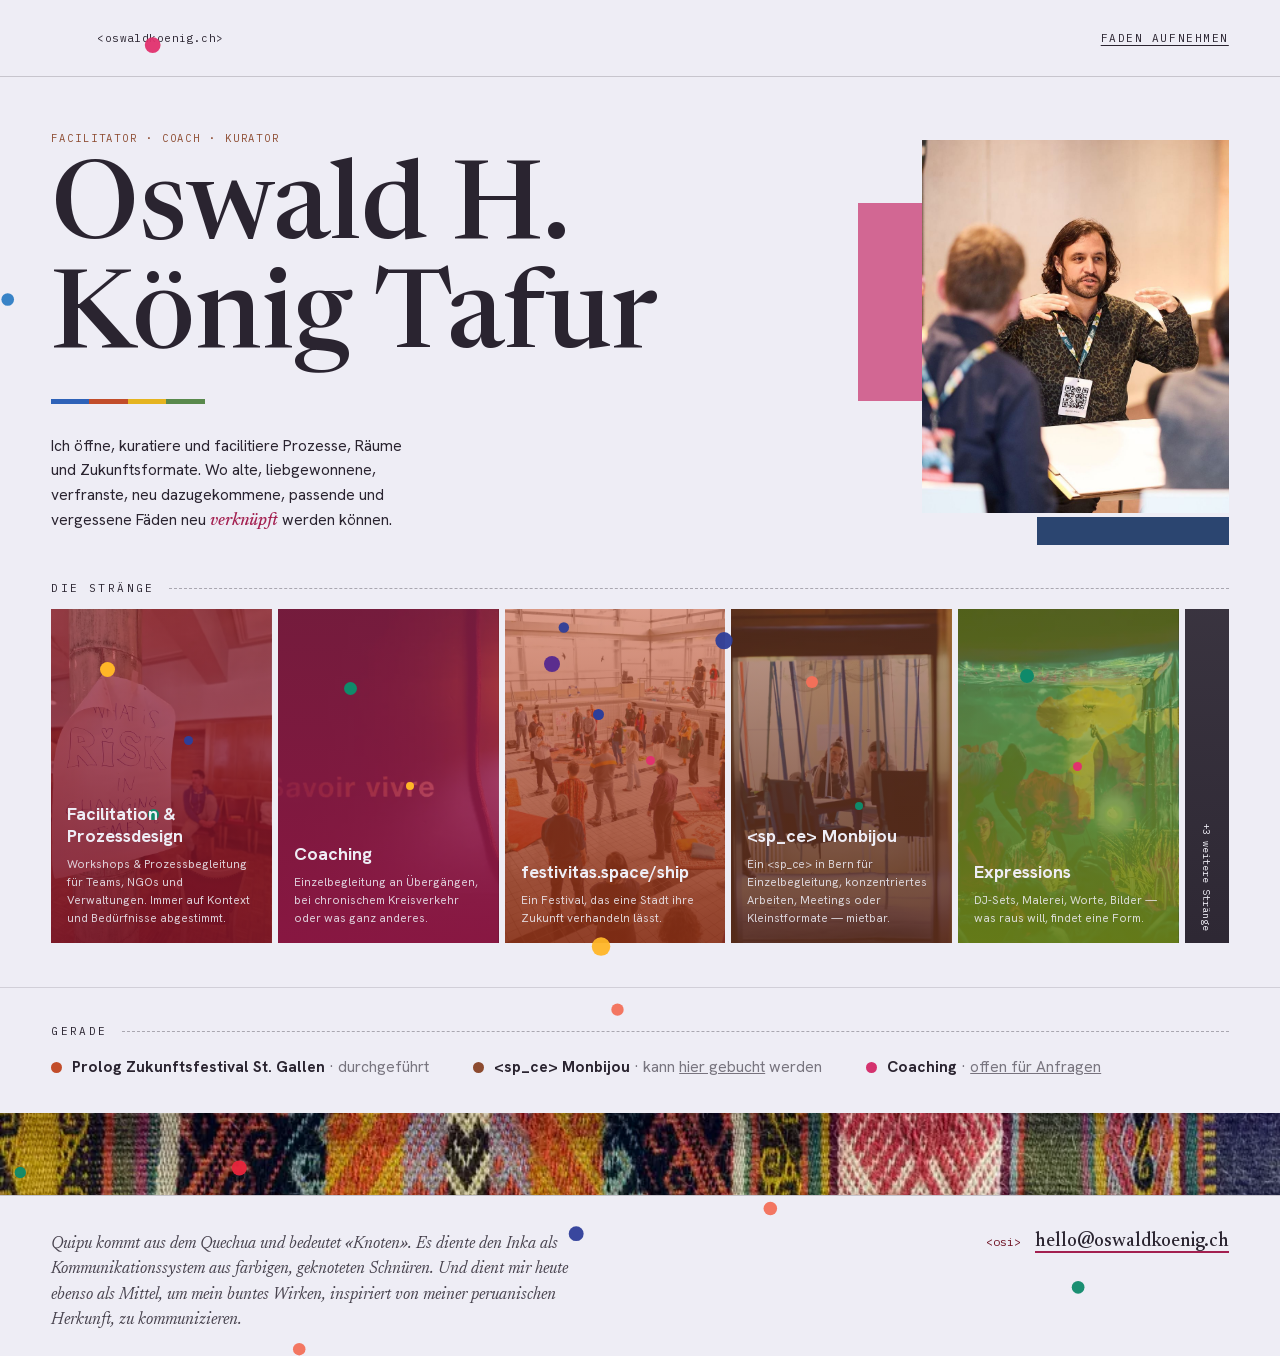
<file: index.html>
<!DOCTYPE html>
<html lang="de">
<head>
<meta charset="utf-8">
<meta name="viewport" content="width=device-width, initial-scale=1">
<title>Oswald H. König Tafur — Facilitator, Coach & Kurator</title>
<meta name="description" content="Ich öffne, kuratiere und facilitiere Prozesse, Räume und Zukunftsformate. Facilitation, Coaching, festivitas.space/ship, &lt;sp_ce&gt; Monbijou.">
<link rel="canonical" href="https://oswaldkoenig.ch/">
<meta property="og:type" content="website">
<meta property="og:site_name" content="oswaldkoenig.ch">
<meta property="og:locale" content="de_CH">
<meta property="og:title" content="Oswald H. König Tafur — Facilitator, Coach & Kurator">
<meta property="og:description" content="Ich öffne, kuratiere und facilitiere Prozesse, Räume und Zukunftsformate. Facilitation, Coaching, festivitas.space/ship, <sp_ce> Monbijou.">
<meta property="og:url" content="https://oswaldkoenig.ch/">
<meta property="og:image" content="https://oswaldkoenig.ch/assets/portraet-forum.jpg">
<meta property="og:image:width" content="900">
<meta property="og:image:height" content="1350">
<meta name="twitter:card" content="summary">
<link rel="icon" href="data:image/svg+xml,%3Csvg xmlns='http://www.w3.org/2000/svg' viewBox='0 0 32 32'%3E%3Ccircle cx='16' cy='16' r='14' fill='%239E1B32'/%3E%3Ccircle cx='16' cy='16' r='5' fill='%23EEEDF5'/%3E%3C/svg%3E">
<link rel="stylesheet" href="style.css">
</head>
<body>
<div class="seite">

  <canvas id="quipu-weave" class="quipu quipu-weave"></canvas>
  <canvas id="quipu-trail" class="quipu quipu-trail"></canvas>
  <canvas id="quipu-dots" class="quipu quipu-dots"></canvas>

  <header class="kopf">
    <span class="marke">
      <video class="marke-video" src="assets/marke-loop.mp4" autoplay muted loop playsinline></video>
      <span class="marke-text">&lt;oswaldkoenig.ch&gt;</span>
    </span>
    <a class="kopf-link" href="#kontakt">Faden aufnehmen</a>
  </header>

  <main>
    <section class="hero">
      <div class="hero-portraet">
        <img src="assets/portraet-forum.jpg" alt="Porträt Oswald H. König Tafur">
        <span class="osi-tag">&lt;osi&gt;</span>
      </div>
      <div class="hero-flaeche-magenta"></div>
      <div class="hero-flaeche-blau"></div>

      <p class="rolle">Facilitator · Coach · Kurator</p>
      <h1 class="name">Oswald H.<br>König Tafur</h1>
      <div class="garnband"></div>
      <p class="lead">Ich öffne, kuratiere und facilitiere Prozesse, Räume und Zukunftsformate. Wo alte, liebgewonnene, verfranste, neu dazugekommene, passende und vergessene Fäden neu <em>verknüpft</em> werden können.</p>
    </section>

    <div class="linie linie--straenge">
      <span class="linie-titel">Die Stränge</span>
      <span class="linie-strich"></span>
    </div>

    <nav class="straenge" id="straenge">
      <a class="strang strang--facilitation" href="strang.html#facilitation">
        <span class="punkt" style="left:22%;top:16%;width:15px;height:15px;background:#FFB627;animation:wandern1 9.5s cubic-bezier(.65,.05,.35,1) infinite"></span>
        <span class="punkt" style="left:60%;top:38%;width:9px;height:9px;background:#2E3E99;animation:wandern4 13s cubic-bezier(.5,.1,.2,1) -5s infinite"></span>
        <span class="punkt" style="left:44%;top:60%;width:11px;height:11px;background:#0F8A6A;animation:wandern3 7.5s ease-in-out -2.2s infinite"></span>
        <h2>Facilitation &amp; Prozessdesign</h2>
        <p>Workshops &amp; Prozessbegleitung für Teams, NGOs und Verwaltungen. Immer auf Kontext und Bedürfnisse abgestimmt.</p>
      </a>

      <a class="strang strang--coaching" href="strang.html#coaching">
        <span class="punkt" style="left:30%;top:22%;width:13px;height:13px;background:#0F8A6A;animation:wandern3 11s cubic-bezier(.7,.05,.3,.95) -3s infinite"></span>
        <span class="punkt" style="left:58%;top:52%;width:8px;height:8px;background:#FFB627;animation:wandern2 8.5s ease-in-out -6s infinite"></span>
        <h2>Coaching</h2>
        <p>Einzelbegleitung an Übergängen, bei chronischem Kreisverkehr oder was ganz anderes.</p>
      </a>

      <a class="strang strang--festivitas" href="strang.html#festivitas">
        <span class="punkt" style="left:18%;top:14%;width:16px;height:16px;background:#5B2D8E;animation:wandern1 12.5s cubic-bezier(.6,.1,.25,1) -7s infinite"></span>
        <span class="punkt" style="left:64%;top:44%;width:9px;height:9px;background:#E0326E;animation:wandern2 9s ease-in-out -2s infinite"></span>
        <span class="punkt" style="left:40%;top:30%;width:11px;height:11px;background:#2E3E99;animation:wandern4 15s cubic-bezier(.55,.05,.3,1) -9s infinite"></span>
        <h2>festivitas.space/ship</h2>
        <p>Ein Festival, das eine Stadt ihre Zukunft verhandeln lässt.</p>
      </a>

      <a class="strang strang--space" href="strang.html#space">
        <span class="punkt" style="left:34%;top:20%;width:12px;height:12px;background:#F27059;animation:wandern4 10.5s cubic-bezier(.7,.1,.3,.9) -4s infinite"></span>
        <span class="punkt" style="left:56%;top:58%;width:8px;height:8px;background:#0F8A6A;animation:wandern3 13.5s ease-in-out -8s infinite"></span>
        <h2>&lt;sp_ce&gt; Monbijou</h2>
        <p>Ein &lt;sp_ce&gt; in Bern für Einzelbegleitung, konzentriertes Arbeiten, Meetings oder Kleinstformate — mietbar.</p>
      </a>

      <a class="strang strang--expressions" href="strang.html#expressions">
        <span class="punkt" style="left:28%;top:18%;width:14px;height:14px;background:#0F8A6A;animation:wandern2 7.5s cubic-bezier(.6,.05,.35,1) -1s infinite"></span>
        <span class="punkt" style="left:52%;top:46%;width:9px;height:9px;background:#E0326E;animation:wandern1 11.5s ease-in-out -6.5s infinite"></span>
        <h2>Expressions</h2>
        <p>DJ-Sets, Malerei, Worte, Bilder — was raus will, findet eine Form.</p>
      </a>

      <a class="strang strang--mehr strang--engagements" href="strang.html#engagements">
        <h2>Engagements</h2>
        <p>Ämter und Allianzen, denen ich Zeit schenke.</p>
      </a>
      <a class="strang strang--mehr strang--werden" href="strang.html#werden">
        <h2>Werden</h2>
        <p>Geboren in Lima, zuhause in Bern — die About-Seite.</p>
      </a>
      <a class="strang strang--mehr strang--werkzeuge" href="strang.html#werkzeuge">
        <h2>Werkzeuge</h2>
        <p>Kleine Instrumente, nebenbei.</p>
      </a>

      <button class="griff" id="griff" type="button" aria-expanded="false" aria-controls="straenge"><span>+3 weitere Stränge</span></button>
    </nav>

    <section class="gerade">
      <div class="linie">
        <span class="linie-titel">Gerade</span>
        <span class="linie-strich"></span>
      </div>
      <div class="gerade-liste">
        <span class="gerade-eintrag"><span class="punkt-statisch" style="background:#C24D2A"></span><span><strong>Prolog Zukunftsfestival St. Gallen</strong> <span class="nebensatz">· durchgeführt</span></span></span>
        <span class="gerade-eintrag"><span class="punkt-statisch" style="background:#8C4A2F"></span><span><strong>&lt;sp_ce&gt; Monbijou</strong> <span class="nebensatz">· kann <a href="strang.html#buchen">hier gebucht</a> werden</span></span></span>
        <span class="gerade-eintrag"><span class="punkt-statisch" style="background:#D4326E"></span><span><strong>Coaching</strong> <span class="nebensatz">· <a href="strang.html#coaching">offen für Anfragen</a></span></span></span>
      </div>
    </section>

    <img class="band-fuss" src="assets/band-fuss.webp" alt="">
  </main>

  <footer class="colophon" id="kontakt">
    <div class="colophon-text">
      <p>Quipu kommt aus dem Quechua und bedeutet «Knoten». Es diente den Inka als Kommunikationssystem aus farbigen, geknoteten Schnüren. Und dient mir heute ebenso als Mittel, um mein buntes Wirken, inspiriert von meiner peruanischen Herkunft, zu kommunizieren.</p>
    </div>
    <div class="colophon-kontakt">
      <span class="kontakt-zeile"><span class="sig">&lt;osi&gt;</span><a class="kontakt-mail" href="mailto:hello@oswaldkoenig.ch">hello@oswaldkoenig.ch</a></span>
    </div>
  </footer>

</div>

<script>
/* ---- Griff: die drei nachgelagerten Fäden ein-/ausholen ---- */
(function () {
  var griff = document.getElementById('griff'),
      reihe = document.getElementById('straenge');
  griff.addEventListener('click', function () {
    var offen = reihe.classList.toggle('ist-offen');
    griff.setAttribute('aria-expanded', String(offen));
    griff.firstElementChild.textContent = offen ? 'einholen' : '+3 weitere Stränge';
  });
})();

/* ---- Quipu-Gewebe: der Zeiger zieht Garn, Pausen knüpfen Knoten ---- */
(function () {
  var host   = document.querySelector('.seite'),
      trail  = document.getElementById('quipu-trail'),
      weave  = document.getElementById('quipu-weave'),
      dotsC  = document.getElementById('quipu-dots');
  if (!host || !trail || !weave || !dotsC) return;

  var dpr = Math.min(2, window.devicePixelRatio || 1);
  function size() {
    [trail, weave, dotsC].forEach(function (c) {
      c.width  = host.clientWidth  * dpr;
      c.height = host.clientHeight * dpr;
    });
  }
  size();
  if (window.ResizeObserver) new ResizeObserver(size).observe(host);
  else window.addEventListener('resize', size);

  var tc = trail.getContext('2d'), wc = weave.getContext('2d'), xc = dotsC.getContext('2d');

  // Garnfarben nach dem Original-Quipu: gefärbte Wolle, je hell + schattig (2-fädig verzwirnt)
  var yarns = [['#5B2D8E','#3E1D63'],['#2E3E99','#1F2B6E'],['#2D7DC4','#1D578C'],['#0F8A6A','#0A5F49'],
               ['#E0326E','#A32050'],['#F27059','#C24734'],['#E8253C','#A81627'],['#FFB627','#C78A12'],
               ['#EDE3D3','#C9BCA4'],['#6B4226','#4A2C17']];

  var prev = null, hue = 0, twistPh = 0, mx = -1e9, my = -1e9, lastMove = 0, knotDone = false;

  host.addEventListener('pointermove', function (e) {
    var r = host.getBoundingClientRect(),
        x = (e.clientX - r.left) * dpr,
        y = (e.clientY - r.top)  * dpr;
    mx = x; my = y;

    if (prev) {
      var dx = x - prev.x, dy = y - prev.y, d = Math.hypot(dx, dy);
      if (d < 3 * dpr) return;
      var nx = -dy / d, ny = dx / d,
          yarn = yarns[hue % yarns.length],
          steps = Math.max(3, Math.min(8, Math.round(d / (5 * dpr))));

      tc.globalCompositeOperation = 'source-over';
      tc.lineCap = 'round'; tc.lineJoin = 'round';
      for (var s = 0; s < 2; s++) {
        tc.strokeStyle = yarn[s];
        tc.globalAlpha = s ? .5 : .62;
        tc.lineWidth = (s ? 1 : 1.3) * dpr;
        tc.beginPath();
        for (var i = 0; i <= steps; i++) {
          var tt = i / steps,
              bx = prev.x + dx * tt, by = prev.y + dy * tt,
              amp = 1.25 * dpr * Math.sin(twistPh + tt * d / (5.5 * dpr) + (s ? Math.PI : 0));
          if (i === 0) tc.moveTo(bx + nx * amp, by + ny * amp);
          else         tc.lineTo(bx + nx * amp, by + ny * amp);
        }
        tc.stroke();
      }
      twistPh += d / (5.5 * dpr);

      for (var f = 0; f < 3; f++) {
        var off = (f - 1) * 2.4 * dpr + (Math.random() - .5) * 1.8 * dpr,
            wob = (Math.random() - .5) * 7 * dpr,
            x0 = prev.x + nx * off, y0 = prev.y + ny * off,
            cx = (prev.x + x) / 2 + nx * (off + wob), cy = (prev.y + y) / 2 + ny * (off + wob),
            x1 = x + nx * off, y1 = y + ny * off,
            speed = Math.min(1, d / (40 * dpr)), slow = 1 - speed,
            wvar = .6 + Math.random() * .9;

        wc.lineCap = 'round';
        wc.setLineDash([(2.5 + 3.5 * speed) * dpr, (2 + 4 * speed) * dpr]);
        wc.lineDashOffset = (x0 + y0) % (8 * dpr);
        wc.strokeStyle = 'rgba(78,54,41,.11)'; wc.globalAlpha = 1;
        wc.lineWidth = (1.1 + .7 * slow) * wvar * dpr;
        wc.beginPath(); wc.moveTo(x0 + .8 * dpr, y0 + 1 * dpr);
        wc.quadraticCurveTo(cx + .8 * dpr, cy + 1 * dpr, x1 + .8 * dpr, y1 + 1 * dpr); wc.stroke();

        wc.strokeStyle = 'rgba(255,255,255,.6)';
        wc.lineWidth = (.8 + .4 * slow) * wvar * dpr;
        wc.beginPath(); wc.moveTo(x0 - .5 * dpr, y0 - .7 * dpr);
        wc.quadraticCurveTo(cx - .5 * dpr, cy - .7 * dpr, x1 - .5 * dpr, y1 - .7 * dpr); wc.stroke();

        if (slow > .3) {
          wc.strokeStyle = yarns[(hue + f) % yarns.length][0];
          wc.globalAlpha = .13 + .15 * slow;
          wc.lineWidth = (.8 + .5 * slow) * wvar * dpr;
          wc.beginPath(); wc.moveTo(x0, y0); wc.quadraticCurveTo(cx, cy, x1, y1); wc.stroke();
        }
        wc.setLineDash([]);
      }

      if (Math.random() < .08) hue = (hue + 1) % yarns.length;
      if (Math.random() < .04) {
        var yk = yarns[hue % yarns.length];
        tc.globalAlpha = .6; tc.fillStyle = yk[0];
        tc.beginPath(); tc.ellipse(x, y, 3.2 * dpr, 2.2 * dpr, Math.atan2(dy, dx), 0, 7); tc.fill();
        tc.globalAlpha = .45; tc.strokeStyle = yk[1]; tc.lineWidth = .9 * dpr;
        tc.beginPath(); tc.ellipse(x, y, 3.4 * dpr, 2.4 * dpr, Math.atan2(dy, dx) + .5, .4, 3.4); tc.stroke();
      }
    }
    prev = { x: x, y: y };
    lastMove = performance.now();
    knotDone = false;
  });

  host.addEventListener('pointerleave', function () { prev = null; mx = -1e9; my = -1e9; });

  // Verweilt der Zeiger, entsteht ein Knoten
  setInterval(function () {
    if (!prev || knotDone || performance.now() - lastMove < 850) return;
    knotDone = true;
    var kx = prev.x, ky = prev.y, col = yarns[hue % yarns.length][0];
    wc.lineCap = 'round';
    for (var i = 0; i < 7; i++) {
      var a0 = Math.random() * 6.3, r = (2 + i * .55 + Math.random() * .8) * dpr;
      wc.strokeStyle = i % 3 === 2 ? col : 'rgba(255,255,255,.7)';
      wc.globalAlpha = i % 3 === 2 ? .26 : .28;
      wc.lineWidth = (.7 + Math.random() * .7) * dpr;
      wc.beginPath(); wc.arc(kx, ky, r, a0, a0 + 3.5 + Math.random() * 2); wc.stroke();
    }
    wc.strokeStyle = 'rgba(78,54,41,.14)'; wc.globalAlpha = 1; wc.lineWidth = .9 * dpr;
    wc.beginPath(); wc.arc(kx + .8 * dpr, ky + 1 * dpr, 4.2 * dpr, .6, 3.6); wc.stroke();
  }, 300);

  // Frei wandernde Perlen — Klick setzt eine weitere
  var dcols = ['#5B2D8E','#2E3E99','#2D7DC4','#0F8A6A','#E0326E','#F27059','#E8253C','#FFB627'];
  function mkDot(x, y) {
    return { x: x, y: y, vx: 0, vy: 0, r: (4 + Math.random() * 4) * dpr,
             c: dcols[Math.floor(Math.random() * dcols.length)],
             p: Math.random() * 6.28, s: .4 + Math.random() * .9 };
  }
  var dots = [];
  for (var n = 0; n < 14; n++) dots.push(mkDot(Math.random() * trail.width, Math.random() * trail.height));

  host.addEventListener('click', function (e) {
    var r = host.getBoundingClientRect();
    if (dots.length < 40) dots.push(mkDot((e.clientX - r.left) * dpr, (e.clientY - r.top) * dpr));
  }, { passive: true });

  if (matchMedia('(prefers-reduced-motion: reduce)').matches) return;

  var dwell = null, energy = .2, energyTarget = .2, nextPhase = 0;
  (function tick(t) {
    tc.globalAlpha = 1;
    tc.globalCompositeOperation = 'destination-out';
    tc.fillStyle = 'rgba(0,0,0,.022)';
    tc.fillRect(0, 0, trail.width, trail.height);
    tc.globalCompositeOperation = 'source-over';

    if (t > nextPhase) {
      var rr = Math.random();
      energyTarget = rr < .75 ? .2 : rr < .9 ? 1 : 2.8;
      nextPhase = t + 2500 + Math.random() * 5000;
    }
    energy += (energyTarget - energy) * .015;

    xc.clearRect(0, 0, dotsC.width, dotsC.height);

    var resting = prev && performance.now() - lastMove > 500;
    if (resting) {
      if (!dwell || Math.hypot(dwell.x - prev.x, dwell.y - prev.y) > 20 * dpr)
        dwell = { x: prev.x, y: prev.y, r: 2 * dpr, ci: Math.floor(Math.random() * dcols.length), dir: 1 };
      dwell.r += dwell.dir * .11 * dpr;
      if (dwell.r >= 13 * dpr) { dwell.dir = -1; dwell.ci = (dwell.ci + 1) % dcols.length; }
      if (dwell.r <= 4.5 * dpr && dwell.dir < 0) dwell.dir = 1;
      xc.globalAlpha = .9; xc.fillStyle = dcols[dwell.ci];
      xc.beginPath(); xc.arc(dwell.x, dwell.y, Math.max(1, dwell.r), 0, 7); xc.fill();
    } else if (dwell) { dwell = null; }

    for (var i = 0; i < dots.length; i++) {
      var d = dots[i];
      d.vx += Math.cos(t * .0011 * d.s + d.p) * .05 * dpr * energy;
      d.vy += Math.sin(t * .0014 * d.s + d.p * 1.7) * .05 * dpr * energy;
      var ddx = d.x - mx, ddy = d.y - my, dist = Math.hypot(ddx, ddy), R = 130 * dpr;
      if (dist < R && dist > 0) {
        var fo = (1 - dist / R) * 1.6 * dpr;
        d.vx += ddx / dist * fo; d.vy += ddy / dist * fo;
      }
      d.vx *= .94; d.vy *= .94; d.x += d.vx; d.y += d.vy;
      if (d.x < d.r) { d.x = d.r; d.vx *= -.8; }
      if (d.x > dotsC.width  - d.r) { d.x = dotsC.width  - d.r; d.vx *= -.8; }
      if (d.y < d.r) { d.y = d.r; d.vy *= -.8; }
      if (d.y > dotsC.height - d.r) { d.y = dotsC.height - d.r; d.vy *= -.8; }
      xc.globalAlpha = .95; xc.fillStyle = d.c;
      xc.beginPath();
      xc.arc(d.x, d.y, Math.max(1, d.r * (1 + .18 * Math.sin(t * .0016 * d.s + d.p))), 0, 7);
      xc.fill();
    }
    requestAnimationFrame(tick);
  })(0);
})();
</script>
</body>
</html>
</file>
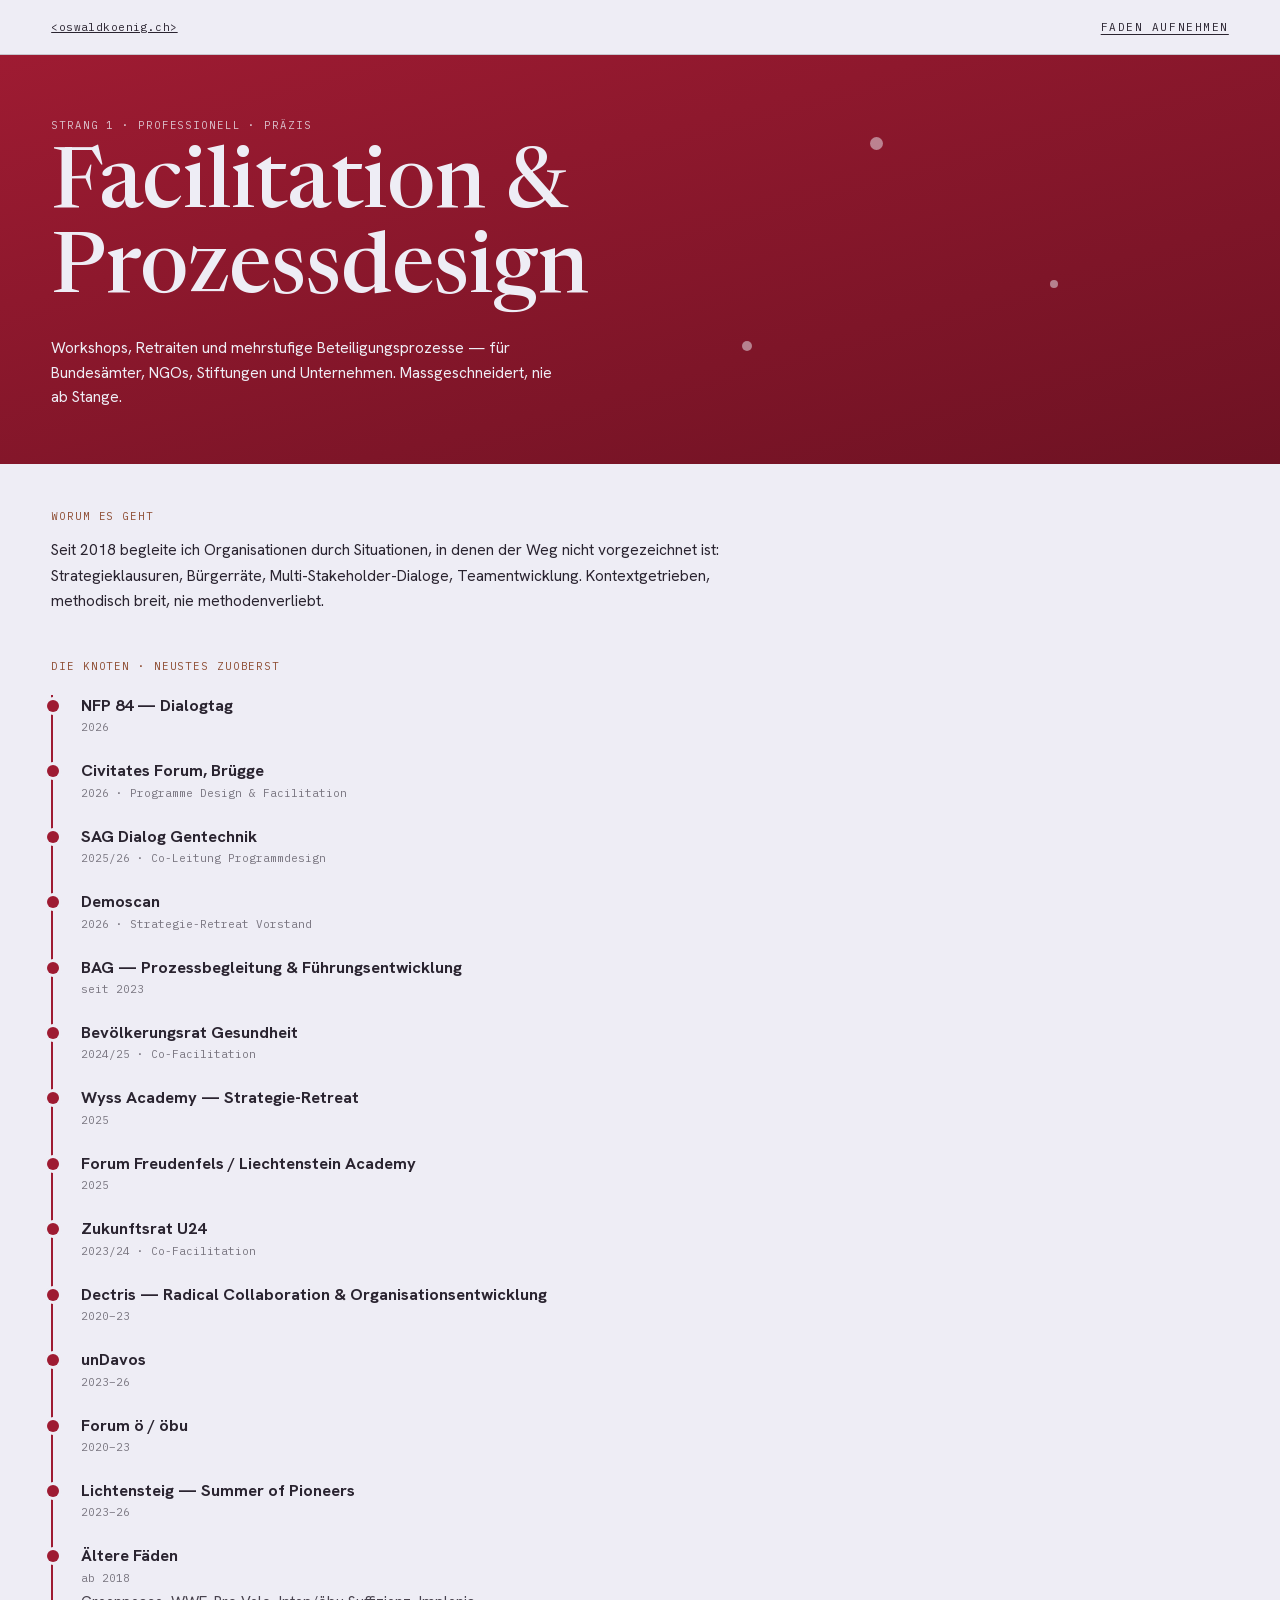
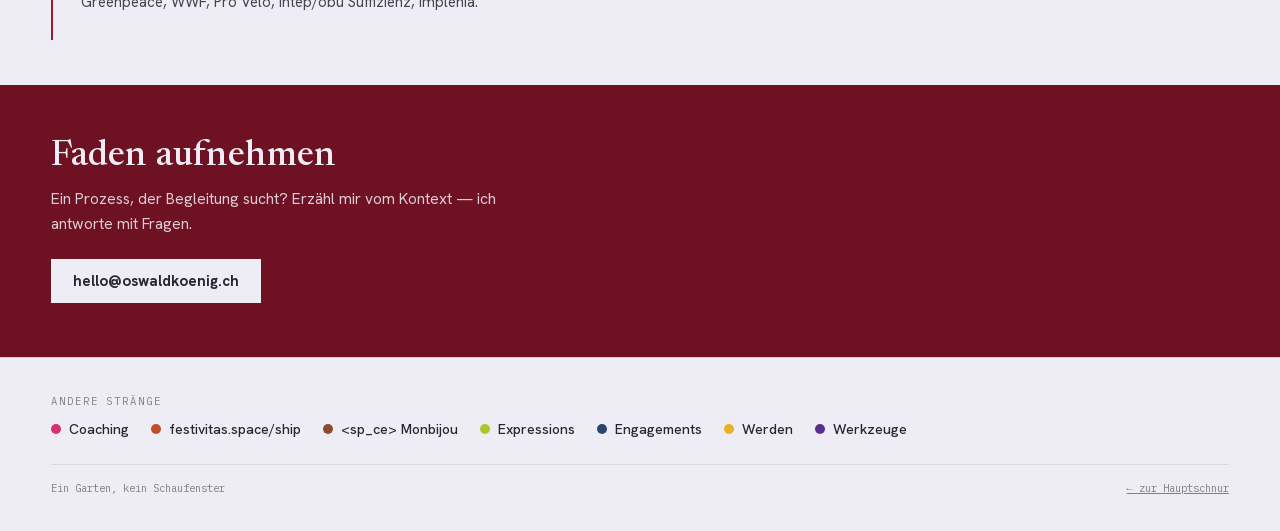
<file: strang.html>
<!DOCTYPE html>
<html lang="de">
<head>
<meta charset="utf-8">
<meta name="viewport" content="width=device-width, initial-scale=1">
<title>Strang — oswaldkoenig.ch</title>
<meta name="description" content="Die acht Stränge von Oswald H. König Tafur: Facilitation & Prozessdesign, Coaching, festivitas.space/ship, <sp_ce> Monbijou, Expressions, Engagements, Werden, Werkzeuge.">
<link rel="canonical" href="https://oswaldkoenig.ch/strang.html">
<meta property="og:type" content="website">
<meta property="og:site_name" content="oswaldkoenig.ch">
<meta property="og:locale" content="de_CH">
<meta property="og:title" content="Die Stränge — Oswald H. König Tafur">
<meta property="og:description" content="Facilitation & Prozessdesign, Coaching, festivitas.space/ship, <sp_ce> Monbijou, Expressions, Engagements, Werden, Werkzeuge.">
<meta property="og:url" content="https://oswaldkoenig.ch/strang.html">
<meta property="og:image" content="https://oswaldkoenig.ch/assets/portraet-forum.jpg">
<meta property="og:image:width" content="900">
<meta property="og:image:height" content="1350">
<meta name="twitter:card" content="summary">
<link rel="icon" href="data:image/svg+xml,%3Csvg xmlns='http://www.w3.org/2000/svg' viewBox='0 0 32 32'%3E%3Ccircle cx='16' cy='16' r='14' fill='%239E1B32'/%3E%3Ccircle cx='16' cy='16' r='5' fill='%23EEEDF5'/%3E%3C/svg%3E">
<link rel="stylesheet" href="style.css">
</head>
<body>

<header class="kopf">
  <a class="marke-text" href="index.html">&lt;oswaldkoenig.ch&gt;</a>
  <a class="kopf-link" href="#faden">Faden aufnehmen</a>
</header>

<main id="strang"></main>

<script>
/* Die acht Stränge. Reine Daten — Inhalte hier pflegen, nicht im Markup. */
var STRAENGE = [
  { slug:'facilitation', num:'1', name:'Facilitation & Prozessdesign', color:'#9E1B32', dark:'#6E1223', fg:'#EEEDF5', ton:'professionell · präzis',
    oneliner:'Workshops, Retraiten und mehrstufige Beteiligungsprozesse — für Bundesämter, NGOs, Stiftungen und Unternehmen. Massgeschneidert, nie ab Stange.',
    lede:'Seit 2018 begleite ich Organisationen durch Situationen, in denen der Weg nicht vorgezeichnet ist: Strategieklausuren, Bürgerräte, Multi-Stakeholder-Dialoge, Teamentwicklung. Kontextgetrieben, methodisch breit, nie methodenverliebt.',
    cta:'Ein Prozess, der Begleitung sucht? Erzähl mir vom Kontext — ich antworte mit Fragen.',
    knoten:[
      {t:'NFP 84 — Dialogtag', m:'2026'},
      {t:'Civitates Forum, Brügge', m:'2026 · Programme Design & Facilitation'},
      {t:'SAG Dialog Gentechnik', m:'2025/26 · Co-Leitung Programmdesign'},
      {t:'Demoscan', m:'2026 · Strategie-Retreat Vorstand'},
      {t:'BAG — Prozessbegleitung & Führungsentwicklung', m:'seit 2023'},
      {t:'Bevölkerungsrat Gesundheit', m:'2024/25 · Co-Facilitation'},
      {t:'Wyss Academy — Strategie-Retreat', m:'2025'},
      {t:'Forum Freudenfels / Liechtenstein Academy', m:'2025'},
      {t:'Zukunftsrat U24', m:'2023/24 · Co-Facilitation'},
      {t:'Dectris — Radical Collaboration & Organisationsentwicklung', m:'2020–23'},
      {t:'unDavos', m:'2023–26'},
      {t:'Forum ö / öbu', m:'2020–23'},
      {t:'Lichtensteig — Summer of Pioneers', m:'2023–26'},
      {t:'Ältere Fäden', m:'ab 2018', d:'Greenpeace, WWF, Pro Velo, Intep/öbu Suffizienz, Implenia.'}
    ]},
  { slug:'coaching', num:'2', name:'Coaching', color:'#D4326E', dark:'#96204C', fg:'#EEEDF5', ton:'einladend · öffnend',
    oneliner:'Einzelbegleitung an Übergängen, bei chronischem Kreisverkehr — oder was ganz anderes.',
    lede:'Manchmal braucht es keinen Rat, sondern einen Raum. Ich arbeite prozessorientiert: Wir folgen dem, was sich zeigt — Rollenwechsel, Entscheidungen, Überlast, oder etwas, das noch keinen Namen hat. Vertraulich, deshalb stehen hier keine Geschichten, sondern eine Einladung.',
    cta:'Ein erstes Gespräch kostet nichts als eine Stunde Neugier.',
    knoten:[
      {t:'1:1-Coaching', m:'seit 2020 · laufend'},
      {t:'Systemische Strukturaufstellungen bei Ivan Verny', m:'2026 · Modul 1/3'},
      {t:'ARUNA Basic Training', m:'2024–26 · laufend'},
      {t:'Fundament: POP — Prozessorientierte Psychologie', m:'Grundausbildung 2019–21 · Psychosocial Consultant 2021/22'}
    ]},
  { slug:'festivitas', num:'3', name:'festivitas.space/ship', color:'#C24D2A', dark:'#8A3016', fg:'#EEEDF5', ton:'inspirierend · künstlerisch',
    claim:'«Wo Ungewöhnliches sich heimelig fühlt.»',
    alt:'Claim-Variante zum Testen: «Wo noch Ungewohntes Heimat findet.»',
    oneliner:'Der Heimathafen für Zukunftsformate und Experimente: Festivals, Agoras, Summits — und Shenanigans, die noch keine Kategorie haben.',
    lede:'Ein Schiff, kein Gebäude: festivitas legt an, wo eine Stadt oder eine Gemeinschaft ihre Zukunft verhandeln will — lädt ein, feiert, verhandelt, und segelt mit vollem Laderaum weiter. Was an Bord entsteht, gehört den Orten, nicht dem Schiff.',
    cta:'Eine Stadt, ein Anlass, ein Experiment ohne Kategorie? Das Schiff hat Platz.',
    link:'https://festivitas.space', linkLabel:'festivitas.space',
    knoten:[
      {t:'Zukunftsfestival St. Gallen', m:'laufend · Projektleitung & Kuration', d:'Festivalherbst 2026 in Vorbereitung.', big:true},
      {t:'Zukunftssummit Biel', m:'2026 · Kuration', d:'Drei Module: Zukunftsartefakte, Living Library, Futuremaker-Space.'},
      {t:'Agora der Zukunftsvögel', m:'seit 2024', d:'Stationen: Bern, Holdenweid, Alpenhof, Seelisberg.'},
      {t:'mini.Zuekunft Festival, Lichtensteig', m:'2023–25 · Co-Founder & Lead'},
      {t:'festivitas.democratia', m:'2023 · u.lab 2x'},
      {t:'Demokratur', m:'2022'}
    ]},
  { slug:'space', num:'4', name:'<sp_ce> Monbijou', color:'#8C4A2F', dark:'#5E2F1C', fg:'#EEEDF5', ton:'klar · dienlich · konkret',
    oneliner:'Ein <sp_ce> in Bern für Einzelbegleitung, konzentriertes Arbeiten, Meetings oder Kleinstformate — mietbar.',
    lede:'Ein Raum, der dient statt beeindruckt: hell genug zum Denken, klein genug zum Vertrautwerden. Für alles, was zwischen zwei und zwölf Menschen braucht.',
    cta:'Termin anfragen — Datum, Format, Anzahl Menschen genügt.',
    fussnote:'Räume halten ist ein alter Faden: happy(bern)lab (2016–20) → SPACE Pestalozzi (2020) → <sp_ce> Monbijou (seit 2026).',
    bloecke:[
      {h:'Angebot & Ausstattung', p:'Einzelbegleitung, konzentriertes Arbeiten, Meetings, Kleinstformate. Ausstattung wächst nach — Details auf Anfrage.'},
      {h:'Programmierung', p:'Was hier stattfindet: Coachings, Proben, kleine Runden, gelegentlich Öffentliches. Wächst nach.'},
      {h:'Buchung', p:'Online buchbar — Laufzeiten 1 bis 4 Stunden, Bezahlung per Twint oder Rechnung im Anschluss. 10er-Abo wächst nach.', a:{href:'#buchen', label:'Direkt zum Kalender ↓'}}
    ],
    buchung:{
      titel:'Raum buchen',
      zeile:'Bezahlung per Twint oder Rechnung im Anschluss. Mindestvorlauf 48 Stunden.',
      calLink:'spce-monbijou/raum',
      dauern:[{min:60,label:'1 Stunde'},{min:120,label:'2 Stunden'},{min:180,label:'3 Stunden'},{min:240,label:'4 Stunden'}]
    },
    knoten:[]},
  { slug:'expressions', num:'5', name:'Expressions', color:'#A8C929', dark:'#6C8318', fg:'#2A2430', ton:'verspielt · knapp · offen',
    alt:'Namens-Varianten zum Prüfen: «Ausdruck» (deutsch) · «Expresiones» (spanisch, der peruanische Faden).',
    oneliner:'DJ-Sets, Malerei, Worte, Bilder — was raus will, findet eine Form.',
    lede:'Dieser Strang darf der unfertigste sein. Kein Portfolio, keine Pflicht — nur das, was gerade eine Form gefunden hat.',
    cta:'Ein Set, ein Bild, eine Bühne? Fragen kostet nichts.',
    knoten:[
      {t:'DJ', m:'Sets auf Anfrage · laufend', d:'Musik, wenn die Worte Pause haben.'},
      {t:'Wächst nach', m:'offen', d:'Malerei, Worte, Bilder — sobald sie so weit sind.'}
    ]},
  { slug:'engagements', num:'6', name:'Engagements', color:'#2B4570', dark:'#182A4A', fg:'#EEEDF5', ton:'nüchtern · dankbar',
    oneliner:'Ämter und Allianzen, denen ich Zeit schenke.',
    lede:'Nicht alles, was trägt, ist Mandat. Diese Fäden laufen ehrenamtlich oder aus Überzeugung — sie halten das Übrige zusammen.',
    cta:'Eine Allianz, die einen Faden sucht?',
    knoten:[
      {t:'X27 — Verein für die nächste Landesausstellung', m:'Vorstand · seit 2021'},
      {t:'A4CC — Alliance for Corporate Change', m:'Facilitation & Organising · seit 2022'},
      {t:'Living Museum', m:'Partnerschaft · Zukunftsfestival St. Gallen'},
      {t:'One Young World Switzerland', m:'2022–24'}
    ]},
  { slug:'werden', num:'7', name:'Werden', color:'#E5B420', dark:'#A87F0D', fg:'#2A2430', ton:'persönlich · biografisch',
    sub:'We(i)rdographie — wie ich wurde, wer ich am Werden bin.',
    oneliner:'Geboren in Lima, zuhause in Bern — der Schweizer Faden · el hilo peruano.',
    lede:'Zwei Aggregatzustände in einem Bild: das Verlaufende und das Geordnete. Was hier steht, ist keine Erfolgsliste, sondern ein Garten — inklusive der Beete, die nichts wurden.',
    cta:'Wer bis hierhin gelesen hat, darf sich melden.',
    linien:[
      {h:'Stationen', items:[
        {t:'Selbständig — Facilitator, Coach & Kurator', m:'seit 2018'},
        {t:'collaboratio helvetica — Co-Founder, Programs & Facilitation', m:'2017–18'},
        {t:'euforia — vom Praktikum zum Master Trainer', m:'2013–17'},
        {t:'Swisscom Group HR / TeamLab', m:'2015/16'}
      ]},
      {h:'Lernen', items:[
        {t:'BA Sozialanthropologie, Philosophie & Nachhaltige Entwicklung, Uni Bern', m:'2018–23'},
        {t:'POP — Prozessorientierte Psychologie, 2-jährige Grundausbildung', m:'2019–21'},
        {t:'ARUNA', m:'2023–26'},
        {t:'Radical Collaboration — Certified Trainer', m:'2016/17'},
        {t:'The Human Element I & II', m:'2014/15'},
        {t:'Systemische Strukturaufstellungen, Ivan Verny', m:'2026 · Modul 1/3'},
        {t:'Früher: Uni Genf BARI (ohne Abschluss) · Matura Zug', m:'Garten, kein Schaufenster'}
      ]}
    ],
    knoten:[]},
  { slug:'werkzeuge', num:'8', name:'Werkzeuge', color:'#5B2D8E', dark:'#3E1D63', fg:'#EEEDF5', ton:'klein · nützlich',
    oneliner:'Kleine Instrumente, die nebenbei entstehen.',
    lede:'Kein Schaufenster-Strang — nur im Inventar. Was hier liegt, ist Werkzeug, kein Werk.',
    cta:'Interesse an einem Werkzeug?',
    knoten:[
      {t:'FinanceBird', m:'in Entwicklung', d:'Buchhaltung für Einzelunternehmer:innen, die lieber arbeiten als buchen.'}
    ]}
];

function esc(v) {
  return String(v == null ? '' : v)
    .replace(/&/g, '&amp;').replace(/</g, '&lt;').replace(/>/g, '&gt;').replace(/"/g, '&quot;');
}

var aktuell = null;

/* Nur Hashes, die einen Strang benennen, wechseln die Seite.
   Alles andere (#faden, #buchen) bleibt ein gewöhnlicher Sprunganker —
   #buchen gehört fest zur sp_ce-Seite und rendert sie beim Direktaufruf. */
function strangAusHash() {
  var slug = (location.hash || '').replace('#', '');
  if (!slug) return STRAENGE[0];
  if (slug === 'buchen') return STRAENGE.filter(function (d) { return d.slug === 'space'; })[0];
  var treffer = STRAENGE.filter(function (d) { return d.slug === slug; })[0];
  return treffer || aktuell || STRAENGE[0];
}

function zeichne() {
  var s = strangAusHash();
  if (s === aktuell) return false;
  aktuell = s;
  var h = [];

  h.push('<section class="strang-kopfbereich" style="background:linear-gradient(165deg,' + s.color + ',' + s.dark + ');color:' + s.fg + '">');
  h.push('<span class="strang-punkt" style="left:68%;top:20%;width:13px;height:13px;animation:einblenden 2s 2.4s both,wandern1 11s -3s infinite"></span>');
  h.push('<span class="strang-punkt" style="left:82%;top:55%;width:8px;height:8px;animation:einblenden 2s 3.6s both,wandern3 13s -6s infinite"></span>');
  h.push('<span class="strang-punkt" style="left:58%;top:70%;width:10px;height:10px;animation:einblenden 2s 5s both,wandern2 9.5s -2s infinite"></span>');
  h.push('<p class="strang-meta">Strang ' + esc(s.num) + ' · ' + esc(s.ton) + '</p>');
  h.push('<h1 class="strang-name">' + esc(s.name) + '</h1>');
  if (s.claim) h.push('<p class="strang-claim">' + esc(s.claim) + '</p>');
  if (s.sub)   h.push('<p class="strang-sub">' + esc(s.sub) + '</p>');
  h.push('<p class="strang-oneliner">' + esc(s.oneliner) + '</p>');
  if (s.link)  h.push('<p class="strang-extlink"><a href="' + esc(s.link) + '" target="_blank" rel="noopener">→ ' + esc(s.linkLabel) + '</a></p>');
  /* s.alt = interne Arbeitsnotiz (Claim-/Namensvarianten), wird öffentlich nicht gerendert */
  h.push('</section>');

  h.push('<section class="abschnitt"><p class="rubrik">Worum es geht</p><p class="abschnitt-text">' + esc(s.lede) + '</p></section>');

  if (s.bloecke && s.bloecke.length) {
    h.push('<section class="bloecke">');
    s.bloecke.forEach(function (b) {
      h.push('<article class="block"><h3>' + esc(b.h) + '</h3><p>' + esc(b.p) + '</p>');
      if (b.a) h.push('<p class="block-link"><a href="' + esc(b.a.href) + '">' + esc(b.a.label) + '</a></p>');
      h.push('</article>');
    });
    h.push('</section>');
  }

  if (s.buchung) {
    h.push('<section class="abschnitt--eng buchen" id="buchen">');
    h.push('<p class="rubrik">Buchung</p>');
    h.push('<h2 class="buchen-titel">' + esc(s.buchung.titel) + '</h2>');
    h.push('<p class="buchen-zeile">' + esc(s.buchung.zeile) + '</p>');
    if (s.buchung.dauern) {
      h.push('<div class="dauer-wahl" role="group" aria-label="Dauer wählen"><span class="dauer-label">Dauer</span>');
      s.buchung.dauern.forEach(function (d) {
        h.push('<button type="button" class="dauer-knopf' + (d.min === aktDauer ? ' ist-aktiv' : '') + '" data-min="' + d.min + '" aria-pressed="' + (d.min === aktDauer) + '">' + esc(d.label) + '</button>');
      });
      h.push('</div>');
    }
    h.push('<div class="buchen-karte"><div id="spce-booking"></div></div>');
    h.push('<p class="buchen-fallback"><a href="https://cal.com/' + esc(s.buchung.calLink) + '" target="_blank" rel="noopener">Buchungsseite direkt öffnen →</a></p>');
    h.push('<p class="buchen-kurzfristig">Kurzfristiger als 48 Stunden? <a href="mailto:hello@oswaldkoenig.ch?subject=' + encodeURIComponent('Raum buchen — kurzfristig') + '">Schreib direkt: hello@oswaldkoenig.ch</a></p>');
    h.push('</section>');
  }

  if (s.linien && s.linien.length) {
    h.push('<section class="linien">');
    s.linien.forEach(function (ln) {
      h.push('<div><h3>' + esc(ln.h) + '</h3>');
      ln.items.forEach(function (it) {
        h.push('<div class="linien-eintrag"><span class="t">' + esc(it.t) + '</span><span class="m">' + esc(it.m) + '</span></div>');
      });
      h.push('</div>');
    });
    h.push('</section>');
  }

  if (s.knoten && s.knoten.length) {
    h.push('<section class="abschnitt--eng"><p class="rubrik" style="margin-bottom:22px">Die Knoten · Neustes zuoberst</p><div class="knoten-liste">');
    s.knoten.forEach(function (k) {
      h.push('<article class="knoten' + (k.big ? ' knoten--gross' : '') + '">');
      h.push('<span class="knoten-punkt"></span>');
      h.push('<h3>' + esc(k.t) + '</h3><p class="m">' + esc(k.m) + '</p>');
      if (k.d) h.push('<p class="d">' + esc(k.d) + '</p>');
      h.push('</article>');
    });
    h.push('</div></section>');
  }

  if (s.fussnote) h.push('<section class="abschnitt--eng"><p class="fussnote">' + esc(s.fussnote) + '</p></section>');

  h.push('<section class="faden" id="faden" style="background:' + s.dark + '">');
  h.push('<h2>Faden aufnehmen</h2><p>' + esc(s.cta) + '</p>');
  h.push('<a class="faden-knopf" href="mailto:hello@oswaldkoenig.ch?subject=' + encodeURIComponent('Faden aufnehmen — ' + s.name) + '">hello@oswaldkoenig.ch</a>');
  h.push('</section>');

  h.push('<nav class="andere"><p class="rubrik">Andere Stränge</p><div class="andere-liste">');
  STRAENGE.forEach(function (a) {
    if (a.slug === s.slug) return;
    h.push('<a href="#' + a.slug + '"><span class="punkt-statisch" style="background:' + a.color + '"></span>' + esc(a.name) + '</a>');
  });
  h.push('</div><div class="andere-fuss"><span>Ein Garten, kein Schaufenster</span><a href="index.html">← zur Hauptschnur</a></div></nav>');

  var root = document.getElementById('strang');
  root.innerHTML = h.join('');
  root.style.setProperty('--strang-farbe', s.color);
  root.style.setProperty('--strang-dunkel', s.dark);
  document.title = s.name + ' — oswaldkoenig.ch';
  if (s.buchung) beobachteBuchung();
  return true;
}

/* Cal.com-Inline-Embed (Namespace "raum") — lazy: Script erst laden,
   wenn der Buchungs-Abschnitt in Sichtweite scrollt. Loader gemäss
   Cal.com-Embed-Snippet; Brandfarbe per cssVarsPerTheme (Doku-Stand 08/2026,
   ersetzt styles.branding.brandColor). Konfiguration liegt in Cal.com. */
var calBereit = false;
var aktDauer = 60; /* Vorauswahl 1 Stunde — die Dauer-Knöpfe laden das Embed neu */

document.addEventListener('click', function (ev) {
  var knopf = ev.target.closest ? ev.target.closest('.dauer-knopf') : null;
  if (!knopf) return;
  var min = parseInt(knopf.dataset.min, 10);
  if (!min || min === aktDauer) return;
  aktDauer = min;
  document.querySelectorAll('.dauer-knopf').forEach(function (k) {
    var aktiv = parseInt(k.dataset.min, 10) === min;
    k.classList.toggle('ist-aktiv', aktiv);
    k.setAttribute('aria-pressed', String(aktiv));
  });
  var container = document.getElementById('spce-booking');
  if (container && container.dataset.calInit) {
    container.innerHTML = '';
    delete container.dataset.calInit;
    calStart(container);
  }
});

function calStart(container) {
  if (container.dataset.calInit) return;
  container.dataset.calInit = '1';
  if (!calBereit) {
    (function (C, A, L) { let p = function (a, ar) { a.q.push(ar); }; let d = C.document;
    C.Cal = C.Cal || function () { let cal = C.Cal; let ar = arguments; if (!cal.loaded) {
    cal.ns = {}; cal.q = cal.q || []; d.head.appendChild(d.createElement("script")).src = A;
    cal.loaded = true; } if (ar[0] === L) { const api = function () { p(api, arguments); };
    const namespace = ar[1]; api.q = api.q || []; if (typeof namespace === "string") {
    cal.ns[namespace] = cal.ns[namespace] || api; p(cal.ns[namespace], ar);
    p(cal, ["initNamespace", namespace]); } else p(cal, ar); return; } p(cal, ar); };
    })(window, "https://app.cal.com/embed/embed.js", "init");
    Cal("init", "raum", { origin: "https://cal.com" });
    calBereit = true;
  }
  Cal.ns.raum("inline", {
    elementOrSelector: "#spce-booking",
    calLink: "spce-monbijou/raum",
    config: { layout: "month_view", theme: "light", duration: String(aktDauer) }
  });
  Cal.ns.raum("ui", {
    cssVarsPerTheme: { light: { "cal-brand": "#8C4A2F" }, dark: { "cal-brand": "#8C4A2F" } },
    hideEventTypeDetails: false,
    layout: "month_view"
  });
}
function beobachteBuchung() {
  var container = document.getElementById('spce-booking');
  if (!container || container.dataset.calInit) return;
  var io = null;
  function aufraeumen() {
    if (io) io.disconnect();
    window.removeEventListener('scroll', pruefe);
    window.removeEventListener('resize', pruefe);
  }
  /* Scroll-Fallback zusätzlich zum IntersectionObserver: manche Webviews
     liefern IO-Callbacks nicht zuverlässig, und Buchung ist kritisch. */
  function pruefe() {
    if (container.isConnected === false) { aufraeumen(); return; }
    var kante = (window.innerHeight || document.documentElement.clientHeight) + 400;
    if (container.getBoundingClientRect().top < kante) {
      aufraeumen();
      calStart(container);
    }
  }
  if ('IntersectionObserver' in window) {
    io = new IntersectionObserver(function (eintraege) {
      eintraege.forEach(function (e) { if (e.isIntersecting) pruefe(); });
    }, { rootMargin: '400px 0px' });
    io.observe(container);
  }
  window.addEventListener('scroll', pruefe, { passive: true });
  window.addEventListener('resize', pruefe, { passive: true });
  pruefe();
}

window.addEventListener('hashchange', function () {
  if (zeichne()) {
    var anker = document.getElementById((location.hash || '').replace('#', ''));
    if (anker) window.scrollTo(0, anker.getBoundingClientRect().top + window.pageYOffset);
    else window.scrollTo(0, 0);
  }
});
zeichne();

/* Beim Direktaufruf mit #faden oder #buchen trotzdem zum Block springen */
(function () {
  var sprung = (location.hash || '').replace('#', '');
  if (sprung !== 'faden' && sprung !== 'buchen') return;
  var ziel = document.getElementById(sprung);
  if (ziel) window.scrollTo(0, ziel.getBoundingClientRect().top + window.pageYOffset);
})();
</script>
</body>
</html>
</file>
<file: style.css>
/* ohkt — oswaldkoenig.ch · V1 "Quipu"
   Ein gemeinsames Stylesheet für index.html und strang.html.
   Keine externen Abhängigkeiten — Webfonts selbst gehostet (assets/fonts/). */

/* Webfonts: Newsreader (variabel, opsz+wght), Hanken Grotesk (variabel, wght),
   IBM Plex Mono (statisch). Latin + Latin-Extended, woff2. */
@font-face{font-family:'Hanken Grotesk';font-style:normal;font-weight:400 700;font-display:swap;src:url('assets/fonts/hanken-grotesk-latin-ext.woff2') format('woff2');unicode-range:U+0100-02BA, U+02BD-02C5, U+02C7-02CC, U+02CE-02D7, U+02DD-02FF, U+0304, U+0308, U+0329, U+1D00-1DBF, U+1E00-1E9F, U+1EF2-1EFF, U+2020, U+20A0-20AB, U+20AD-20C0, U+2113, U+2C60-2C7F, U+A720-A7FF}
@font-face{font-family:'Hanken Grotesk';font-style:normal;font-weight:400 700;font-display:swap;src:url('assets/fonts/hanken-grotesk-latin.woff2') format('woff2');unicode-range:U+0000-00FF, U+0131, U+0152-0153, U+02BB-02BC, U+02C6, U+02DA, U+02DC, U+0304, U+0308, U+0329, U+2000-206F, U+20AC, U+2122, U+2191, U+2193, U+2212, U+2215, U+FEFF, U+FFFD}
@font-face{font-family:'IBM Plex Mono';font-style:normal;font-weight:400;font-display:swap;src:url('assets/fonts/ibm-plex-mono-400-latin.woff2') format('woff2');unicode-range:U+0000-00FF, U+0131, U+0152-0153, U+02BB-02BC, U+02C6, U+02DA, U+02DC, U+0304, U+0308, U+0329, U+2000-206F, U+20AC, U+2122, U+2191, U+2193, U+2212, U+2215, U+FEFF, U+FFFD}
@font-face{font-family:'IBM Plex Mono';font-style:normal;font-weight:400;font-display:swap;src:url('assets/fonts/ibm-plex-mono-400-latin-ext.woff2') format('woff2');unicode-range:U+0100-02BA, U+02BD-02C5, U+02C7-02CC, U+02CE-02D7, U+02DD-02FF, U+0304, U+0308, U+0329, U+1D00-1DBF, U+1E00-1E9F, U+1EF2-1EFF, U+2020, U+20A0-20AB, U+20AD-20C0, U+2113, U+2C60-2C7F, U+A720-A7FF}
@font-face{font-family:'IBM Plex Mono';font-style:normal;font-weight:500;font-display:swap;src:url('assets/fonts/ibm-plex-mono-500-latin-ext.woff2') format('woff2');unicode-range:U+0100-02BA, U+02BD-02C5, U+02C7-02CC, U+02CE-02D7, U+02DD-02FF, U+0304, U+0308, U+0329, U+1D00-1DBF, U+1E00-1E9F, U+1EF2-1EFF, U+2020, U+20A0-20AB, U+20AD-20C0, U+2113, U+2C60-2C7F, U+A720-A7FF}
@font-face{font-family:'IBM Plex Mono';font-style:normal;font-weight:500;font-display:swap;src:url('assets/fonts/ibm-plex-mono-500-latin.woff2') format('woff2');unicode-range:U+0000-00FF, U+0131, U+0152-0153, U+02BB-02BC, U+02C6, U+02DA, U+02DC, U+0304, U+0308, U+0329, U+2000-206F, U+20AC, U+2122, U+2191, U+2193, U+2212, U+2215, U+FEFF, U+FFFD}
@font-face{font-family:'Newsreader';font-style:italic;font-weight:400 500;font-display:swap;src:url('assets/fonts/newsreader-italic-latin-ext.woff2') format('woff2');unicode-range:U+0100-02BA, U+02BD-02C5, U+02C7-02CC, U+02CE-02D7, U+02DD-02FF, U+0304, U+0308, U+0329, U+1D00-1DBF, U+1E00-1E9F, U+1EF2-1EFF, U+2020, U+20A0-20AB, U+20AD-20C0, U+2113, U+2C60-2C7F, U+A720-A7FF}
@font-face{font-family:'Newsreader';font-style:italic;font-weight:400 500;font-display:swap;src:url('assets/fonts/newsreader-italic-latin.woff2') format('woff2');unicode-range:U+0000-00FF, U+0131, U+0152-0153, U+02BB-02BC, U+02C6, U+02DA, U+02DC, U+0304, U+0308, U+0329, U+2000-206F, U+20AC, U+2122, U+2191, U+2193, U+2212, U+2215, U+FEFF, U+FFFD}
@font-face{font-family:'Newsreader';font-style:normal;font-weight:400 500;font-display:swap;src:url('assets/fonts/newsreader-latin.woff2') format('woff2');unicode-range:U+0000-00FF, U+0131, U+0152-0153, U+02BB-02BC, U+02C6, U+02DA, U+02DC, U+0304, U+0308, U+0329, U+2000-206F, U+20AC, U+2122, U+2191, U+2193, U+2212, U+2215, U+FEFF, U+FFFD}
@font-face{font-family:'Newsreader';font-style:normal;font-weight:400 500;font-display:swap;src:url('assets/fonts/newsreader-latin-ext.woff2') format('woff2');unicode-range:U+0100-02BA, U+02BD-02C5, U+02C7-02CC, U+02CE-02D7, U+02DD-02FF, U+0304, U+0308, U+0329, U+1D00-1DBF, U+1E00-1E9F, U+1EF2-1EFF, U+2020, U+20A0-20AB, U+20AD-20C0, U+2113, U+2C60-2C7F, U+A720-A7FF}

:root{
  --papier:#EEEDF5;
  --tinte:#2A2430;
  --rot:#9E1B32;
  --magenta:#A32050;
  --erde:#8C4A2F;
  --nacht:#2B4570;

  --rand:clamp(26px,4vw,54px);

  --serif:'Newsreader',Georgia,'Times New Roman',serif;
  --grotesk:'Hanken Grotesk',system-ui,-apple-system,sans-serif;
  --mono:'IBM Plex Mono',ui-monospace,'SFMono-Regular',Menlo,monospace;
}

*{box-sizing:border-box}

html{-webkit-text-size-adjust:100%}

body{
  margin:0;
  background:var(--papier);
  color:var(--tinte);
  font-family:var(--grotesk);
  font-weight:400;
  text-wrap:pretty;
}

a{color:inherit}
a:hover{color:var(--rot)}

em{font-family:var(--serif);font-style:italic;font-weight:500;font-size:1.12em;color:var(--magenta)}

/* ---------- Seitengerüst ---------- */

.seite{position:relative;overflow:hidden;min-height:100vh}

/* Canvas-Ebenen des Quipu-Gewebes (nur index.html) */
.quipu{position:absolute;left:0;top:0;width:100%;height:100%;pointer-events:none}
.quipu-weave{z-index:0}
.quipu-trail{z-index:1}
.quipu-dots{z-index:6}

/* ---------- Kopf ---------- */

.kopf{
  display:flex;justify-content:space-between;align-items:center;
  padding:20px var(--rand);
  border-bottom:1px solid rgba(42,36,48,.2);
  font-family:var(--mono);font-size:11px;letter-spacing:.14em;text-transform:uppercase;
  position:relative;z-index:2;
}
.marke{display:inline-flex;align-items:center;gap:10px;text-decoration:none}
.marke-video{width:36px;height:36px;object-fit:cover;border-radius:50%;display:block}
.marke-text{text-transform:none;letter-spacing:.04em}
.kopf-link{text-decoration:underline;text-underline-offset:3px}


/* ---------- Hero (Startseite) ---------- */

.hero{
  position:relative;
  padding:clamp(44px,6vh,64px) var(--rand) clamp(36px,5vh,56px);
  min-height:52vh;
}
.hero > *{position:relative;z-index:2}

.hero-portraet{
  position:absolute;right:var(--rand);top:clamp(44px,7vh,80px);
  width:clamp(240px,24vw,360px);aspect-ratio:280/340;
  z-index:7;
}
.hero-portraet img{width:100%;height:100%;object-fit:cover;object-position:50% 20%;display:block}
.osi-tag{
  position:absolute;left:12px;bottom:12px;
  font-family:var(--mono);font-size:13px;color:var(--papier);background:var(--rot);
  padding:4px 9px;pointer-events:none;
  opacity:0;transform:translateY(6px);transition:opacity .35s,transform .35s;
}
.hero-portraet:hover .osi-tag{opacity:1;transform:translateY(0)}

/* Farbflächen hinter dem Porträt */
.hero-flaeche-magenta{
  position:absolute;right:clamp(180px,22vw,300px);top:14vh;
  width:clamp(100px,11vw,160px);height:clamp(160px,22vh,240px);
  background:#D4326E;mix-blend-mode:multiply;opacity:.7;z-index:1;
}
.hero-flaeche-blau{
  position:absolute;right:var(--rand);bottom:4vh;
  width:clamp(140px,15vw,220px);height:28px;background:var(--nacht);z-index:1;
}

.rolle{margin:0;font-family:var(--mono);font-size:10.5px;letter-spacing:.18em;text-transform:uppercase;color:var(--erde)}
.name{margin:14px 0 0;font-family:var(--serif);font-weight:500;font-size:clamp(64px,8.5vw,120px);line-height:1;max-width:8em}
.garnband{margin-top:22px;width:clamp(132px,12vw,180px);height:5px;
  background:linear-gradient(90deg,#2E62B8 0 25%,#C24D2A 0 50%,#E5B420 0 75%,#59894C 0)}
.lead{margin:30px 0 0;font-size:clamp(15.5px,1.15vw,17.5px);line-height:1.6;max-width:23em}

/* ---------- Abschnittslinie ---------- */

.linie{
  display:flex;align-items:baseline;gap:14px;
  font-family:var(--mono);font-size:11px;
  position:relative;z-index:2;
}
.linie-titel{letter-spacing:.22em;text-transform:uppercase}
.linie-strich{flex:1;border-top:1px dashed rgba(42,36,48,.35);transform:translateY(-3px)}
.linie--straenge{padding:0 var(--rand) 14px}

/* ---------- Strang-Kacheln ---------- */

.straenge{
  display:flex;align-items:stretch;gap:6px;
  height:clamp(300px,42vh,420px);
  padding:0 var(--rand) clamp(26px,4vw,44px);
  position:relative;z-index:2;
}
.strang{
  flex:1;position:relative;overflow:hidden;
  display:flex;flex-direction:column;justify-content:flex-end;
  padding:16px;color:var(--papier);text-decoration:none;cursor:pointer;
  background-size:cover,cover;background-position:center,center;background-repeat:no-repeat;
  transition:flex .45s cubic-bezier(.22,1,.36,1);
}
.strang:hover,.strang:focus-visible{flex:2.6;color:var(--papier)}
.strang h2{margin:0;font-family:var(--grotesk);font-weight:700;font-size:clamp(16px,1.4vw,19px);line-height:1.25;position:relative}
.strang p{margin:8px 0 0;font-size:clamp(10.5px,.9vw,13px);line-height:1.55;opacity:.85;min-width:190px;position:relative}

.strang--facilitation{background-image:linear-gradient(rgba(158,27,50,.6),rgba(120,18,38,.9)),url('assets/strang-facilitation.webp')}
.strang--coaching{background-image:linear-gradient(rgba(212,50,110,.55),rgba(150,25,72,.9)),url('assets/strang-coaching.webp');background-position:center,30% center}
.strang--festivitas{background-image:linear-gradient(rgba(194,77,42,.55),rgba(138,48,22,.9)),url('assets/strang-festivitas.webp')}
.strang--space{background-image:linear-gradient(rgba(140,74,47,.55),rgba(94,47,28,.9)),url('assets/strang-space.webp')}
.strang--expressions{background-image:linear-gradient(rgba(168,201,41,.45),rgba(108,131,24,.92)),url('assets/strang-expressions.webp')}
.strang--engagements{background:linear-gradient(#2B4570,#182A4A)}
.strang--werden{background:linear-gradient(#E5B420,#A87F0D)}
.strang--werkzeuge{background:linear-gradient(#5B2D8E,#3E1D63);flex:.7}
.strang--werkzeuge:hover{flex:2.6}

/* Die drei nachgelagerten Fäden — erst nach Klick auf den Griff */
.strang--mehr{display:none}
.straenge.ist-offen .strang--mehr{display:flex}

.griff{
  width:44px;border:0;padding:0 0 12px;margin:0;
  background:linear-gradient(rgba(42,36,48,.92),rgba(42,36,48,.98));
  display:flex;align-items:flex-end;justify-content:center;
  cursor:pointer;transition:width .45s cubic-bezier(.22,1,.36,1);
  font-family:var(--mono);font-size:10px;color:var(--papier);
}
.griff:hover{width:76px}
.griff span{writing-mode:vertical-rl}

/* Wandernde Punkte auf den Kacheln */
.punkt{position:absolute;border-radius:50%;display:block}

@keyframes wandern1{0%,100%{transform:translate(0,0) scale(1)}13%{transform:translate(16px,-20px) scale(1.4)}31%{transform:translate(4px,-46px) scale(.7)}46%{transform:translate(-16px,-28px) scale(1.55)}70%{transform:translate(-24px,8px) scale(.85)}86%{transform:translate(-6px,18px) scale(1.2)}}
@keyframes wandern2{0%,100%{transform:translate(0,0) scale(1)}18%{transform:translate(-22px,14px) scale(1.3)}39%{transform:translate(10px,32px) scale(.65)}52%{transform:translate(26px,20px) scale(1.5)}77%{transform:translate(18px,-16px) scale(.9)}}
@keyframes wandern3{0%,100%{transform:translate(0,0) scale(.8)}9%{transform:translate(2px,-10px) scale(1.6)}27%{transform:translate(-6px,-34px) scale(1)}44%{transform:translate(8px,-52px) scale(.6)}63%{transform:translate(2px,-24px) scale(1.35)}84%{transform:translate(-4px,6px) scale(.95)}}
@keyframes wandern4{0%,100%{transform:translate(0,0) scale(1.1)}22%{transform:translate(-14px,-8px) scale(.7)}35%{transform:translate(-30px,10px) scale(1.45)}58%{transform:translate(-12px,26px) scale(.8)}71%{transform:translate(12px,12px) scale(1.25)}}
@keyframes einblenden{from{opacity:0}to{opacity:.5}}

/* ---------- Gerade ---------- */

.gerade{padding:clamp(28px,4vh,44px) var(--rand);border-top:1px solid rgba(42,36,48,.15);position:relative;z-index:2}
.gerade .linie{margin-bottom:18px}
.gerade-liste{display:flex;flex-wrap:wrap;gap:14px 44px}
.gerade-eintrag{display:inline-flex;align-items:baseline;gap:10px;font-size:15.5px}
.gerade-eintrag .punkt-statisch{width:11px;height:11px;border-radius:50%;flex:none;transform:translateY(1px)}
.nebensatz{color:rgba(42,36,48,.6)}

.band-fuss{display:block;width:100%;height:82px;object-fit:cover}

/* ---------- Colophon ---------- */

.colophon{
  padding:clamp(28px,4vh,44px) var(--rand) 22px;
  border-top:1px solid rgba(42,36,48,.2);
  position:relative;z-index:2;
  display:flex;justify-content:space-between;flex-wrap:wrap;gap:26px;
}
.colophon-text{max-width:34em}
.colophon-text p:first-child{margin:0;font-family:var(--serif);font-style:italic;font-size:16.5px;line-height:1.55;color:rgba(42,36,48,.85)}
.colophon-text a{color:#6E1223}
.colophon-kontakt{display:flex;flex-direction:column;align-items:flex-end;gap:8px}
.kontakt-zeile{display:inline-flex;align-items:baseline;gap:14px}
.kontakt-zeile .sig{font-family:var(--mono);font-size:12px;color:#6E1223}
.kontakt-mail{font-family:var(--serif);font-weight:500;font-size:19px;text-decoration:none;color:var(--tinte);border-bottom:2px solid var(--magenta)}

/* ---------- Strangseite ---------- */

.strang-kopfbereich{
  position:relative;overflow:hidden;
  padding:clamp(44px,7vh,72px) var(--rand) clamp(40px,6vh,60px);
}
.strang-kopfbereich > p,.strang-kopfbereich > h1{position:relative}
.strang-meta{margin:0;font-family:var(--mono);font-size:10.5px;letter-spacing:.18em;text-transform:uppercase;opacity:.8}
.strang-name{margin:14px 0 0;font-family:var(--serif);font-weight:500;font-size:clamp(44px,6.5vw,92px);line-height:1.02;max-width:11em}
.strang-claim{margin:16px 0 0;font-family:var(--serif);font-style:italic;font-size:clamp(20px,2vw,27px);line-height:1.3;opacity:.95}
.strang-sub{margin:14px 0 0;font-family:var(--serif);font-style:italic;font-size:clamp(17px,1.6vw,21px);opacity:.9}
.strang-oneliner{margin:20px 0 0;font-size:clamp(15.5px,1.2vw,18px);line-height:1.6;max-width:34em}
.strang-extlink{margin:16px 0 0;font-family:var(--mono);font-size:12px}
.strang-extlink a{color:inherit}
.strang-alt{margin:20px 0 0;font-family:var(--mono);font-size:10.5px;opacity:.7}
.strang-punkt{position:absolute;border-radius:50%;background:currentColor;opacity:0}

.rubrik{margin:0;font-family:var(--mono);font-size:10.5px;letter-spacing:.18em;text-transform:uppercase;color:var(--erde)}

.abschnitt{padding:clamp(36px,5vh,56px) var(--rand);max-width:820px}
.abschnitt--eng{padding:0 var(--rand) clamp(36px,5vh,56px);max-width:820px}
.abschnitt-text{margin:14px 0 0;font-size:clamp(15.5px,1.2vw,17.5px);line-height:1.65}

.bloecke{
  padding:0 var(--rand) clamp(36px,5vh,56px);
  display:grid;grid-template-columns:repeat(auto-fit,minmax(230px,1fr));gap:14px;max-width:1100px;
}
.block{border:1px solid rgba(42,36,48,.2);padding:22px}
.block h3{margin:0;font-weight:700;font-size:17px}
.block p{margin:10px 0 0;font-size:15px;line-height:1.6;color:rgba(42,36,48,.85)}

.linien{
  padding:0 var(--rand) clamp(36px,5vh,56px);
  display:grid;grid-template-columns:repeat(auto-fit,minmax(280px,1fr));gap:32px;max-width:1100px;
}
.linien h3{margin:0 0 14px;font-family:var(--serif);font-weight:500;font-size:24px;padding-bottom:8px;border-bottom:2px solid var(--strang-farbe,var(--rot))}
.linien-eintrag{display:flex;flex-direction:column;gap:2px;padding:10px 0;border-bottom:1px solid rgba(42,36,48,.1)}
.linien-eintrag .t{font-weight:500;font-size:15.5px;line-height:1.4}
.linien-eintrag .m{font-family:var(--mono);font-size:11px;color:rgba(42,36,48,.6)}

.knoten-liste{border-left:2px solid var(--strang-farbe,var(--rot));display:flex;flex-direction:column}
.knoten{position:relative;padding:0 0 26px 28px}
.knoten-punkt{position:absolute;left:0;top:5px;transform:translateX(-50%);width:12px;height:12px;border-radius:50%;background:var(--strang-farbe,var(--rot));box-shadow:0 0 0 3px var(--papier)}
.knoten--gross .knoten-punkt{width:18px;height:18px}
.knoten h3{margin:0;font-weight:700;font-size:16.5px;line-height:1.3}
.knoten--gross h3{font-size:20px}
.knoten .m{margin:4px 0 0;font-family:var(--mono);font-size:11px;color:rgba(42,36,48,.6)}
.knoten .d{margin:6px 0 0;font-size:15px;line-height:1.55;color:rgba(42,36,48,.85);max-width:34em}

.fussnote{margin:0;font-family:var(--serif);font-style:italic;font-size:16px;line-height:1.6;color:rgba(42,36,48,.7)}

/* Buchung (sp_ce) — Cal.com-Embed in einer Karte im Kachelstil */
.block-link{margin:12px 0 0;font-family:var(--mono);font-size:12px}
.block-link a{color:var(--erde)}
.buchen-titel{margin:14px 0 0;font-family:var(--serif);font-weight:500;font-size:clamp(26px,3vw,36px)}
.buchen-zeile{margin:12px 0 18px;font-size:15.5px;line-height:1.6;color:rgba(42,36,48,.85);max-width:38em}
.dauer-wahl{display:flex;flex-wrap:wrap;align-items:center;gap:8px;margin:0 0 16px}
.dauer-label{font-family:var(--mono);font-size:10.5px;letter-spacing:.18em;text-transform:uppercase;color:var(--erde);margin-right:6px}
.dauer-knopf{font-family:var(--mono);font-size:12.5px;padding:10px 16px;border:1px solid var(--erde);background:transparent;color:var(--erde);cursor:pointer}
.dauer-knopf:hover{background:rgba(140,74,47,.12)}
.dauer-knopf.ist-aktiv{background:var(--erde);color:var(--papier)}
.buchen-karte{background:#fff;border:1px solid rgba(42,36,48,.2);padding:clamp(8px,1.2vw,14px)}
#spce-booking{width:100%;min-height:640px;overflow:auto}
.buchen-fallback{margin:14px 0 0;font-family:var(--mono);font-size:12px}
.buchen-fallback a{color:var(--tinte)}
.buchen-kurzfristig{margin:8px 0 0;font-family:var(--mono);font-size:12px;color:var(--erde)}
.buchen-kurzfristig a{color:var(--erde);font-weight:500}

.faden{color:var(--papier);padding:clamp(40px,6vh,64px) var(--rand);background:var(--strang-dunkel,#6E1223)}
.faden h2{margin:0;font-family:var(--serif);font-weight:500;font-size:clamp(26px,3vw,36px)}
.faden p{margin:12px 0 0;font-size:15.5px;line-height:1.6;max-width:30em;opacity:.85}
.faden-knopf{display:inline-block;margin-top:22px;background:var(--papier);color:var(--tinte);font-weight:700;font-size:15px;padding:12px 22px;text-decoration:none}
.faden-knopf:hover{color:var(--tinte)}

.andere{padding:clamp(28px,4vh,40px) var(--rand);border-top:1px solid rgba(42,36,48,.15)}
.andere .rubrik{margin-bottom:12px;color:rgba(42,36,48,.55)}
.andere-liste{display:flex;flex-wrap:wrap;gap:10px 22px}
.andere-liste a{display:inline-flex;align-items:center;gap:8px;font-size:14px;text-decoration:none;font-weight:500}
.andere-liste .punkt-statisch{width:10px;height:10px;border-radius:50%;flex:none}
.andere-fuss{display:flex;justify-content:space-between;flex-wrap:wrap;gap:10px;margin-top:26px;padding-top:16px;border-top:1px solid rgba(42,36,48,.1);font-family:var(--mono);font-size:10.5px;color:rgba(42,36,48,.55)}

/* ---------- Klein & rücksichtsvoll ---------- */

@media (max-width:760px){
  .straenge{flex-direction:column;height:auto}
  .strang{min-height:120px}
  .strang:hover{flex:1}
  .griff{width:auto;height:44px;padding:0 12px;align-items:center}
  .griff span{writing-mode:horizontal-tb}
  .hero-portraet{position:relative;right:auto;top:auto;width:62%;margin:26px 0 0}
  .hero-flaeche-magenta,.hero-flaeche-blau{display:none}
  .colophon-kontakt{align-items:flex-start}
}

@media (prefers-reduced-motion:reduce){
  *{animation:none !important;transition:none !important}
}
</file>
